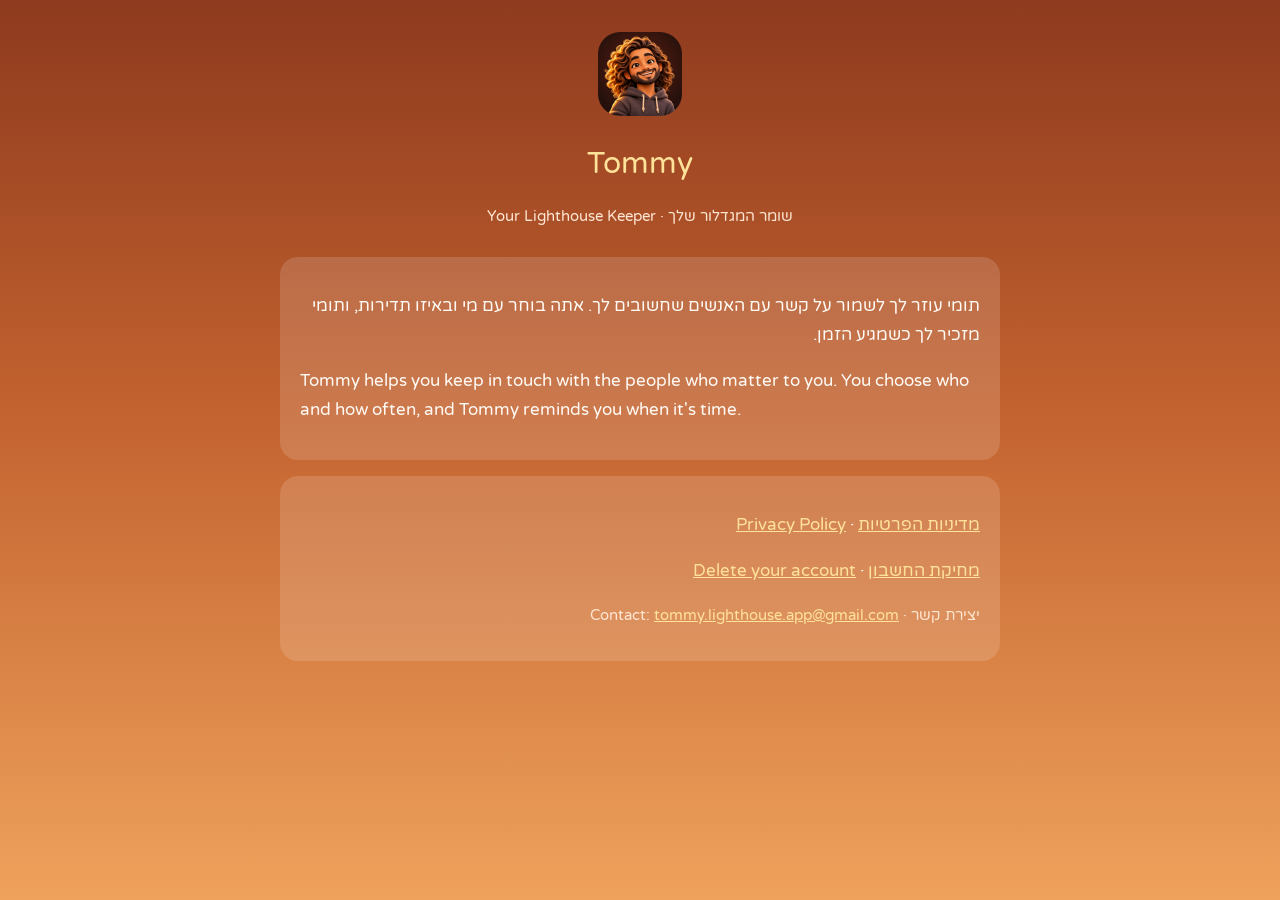
<file: index.html>
<!doctype html>
<html lang="he" dir="rtl">
<head>
  <meta charset="utf-8">
  <meta name="viewport" content="width=device-width, initial-scale=1">
  <title>Tommy</title>
  <meta name="description" content="Tommy - Your Lighthouse Keeper. Keep in touch with your people.">
  <link rel="icon" href="icon.png">
  <link rel="preconnect" href="https://fonts.googleapis.com">
  <link href="https://fonts.googleapis.com/css2?family=Varela+Round&display=swap" rel="stylesheet">
  <link rel="stylesheet" href="style.css">
</head>
<body>
  <main>
    <header>
      <img src="icon.png" alt="Tommy">
      <h1>Tommy</h1>
      <p class="muted">שומר המגדלור שלך · Your Lighthouse Keeper</p>
    </header>

    <div class="card">
      <p>תומי עוזר לך לשמור על קשר עם האנשים שחשובים לך. אתה בוחר עם מי ובאיזו תדירות, ותומי מזכיר לך כשמגיע הזמן.</p>
      <p dir="ltr">Tommy helps you keep in touch with the people who matter to you. You choose who and how often, and Tommy reminds you when it's time.</p>
    </div>

    <div class="card">
      <p><a href="privacy.html">מדיניות הפרטיות</a> · <a href="privacy.html#en">Privacy Policy</a></p>
      <p><a href="delete.html">מחיקת החשבון</a> · <a href="delete.html#en">Delete your account</a></p>
      <p class="muted">יצירת קשר · Contact: <a href="mailto:tommy.lighthouse.app@gmail.com">tommy.lighthouse.app@gmail.com</a></p>
    </div>
  </main>
</body>
</html>
</file>
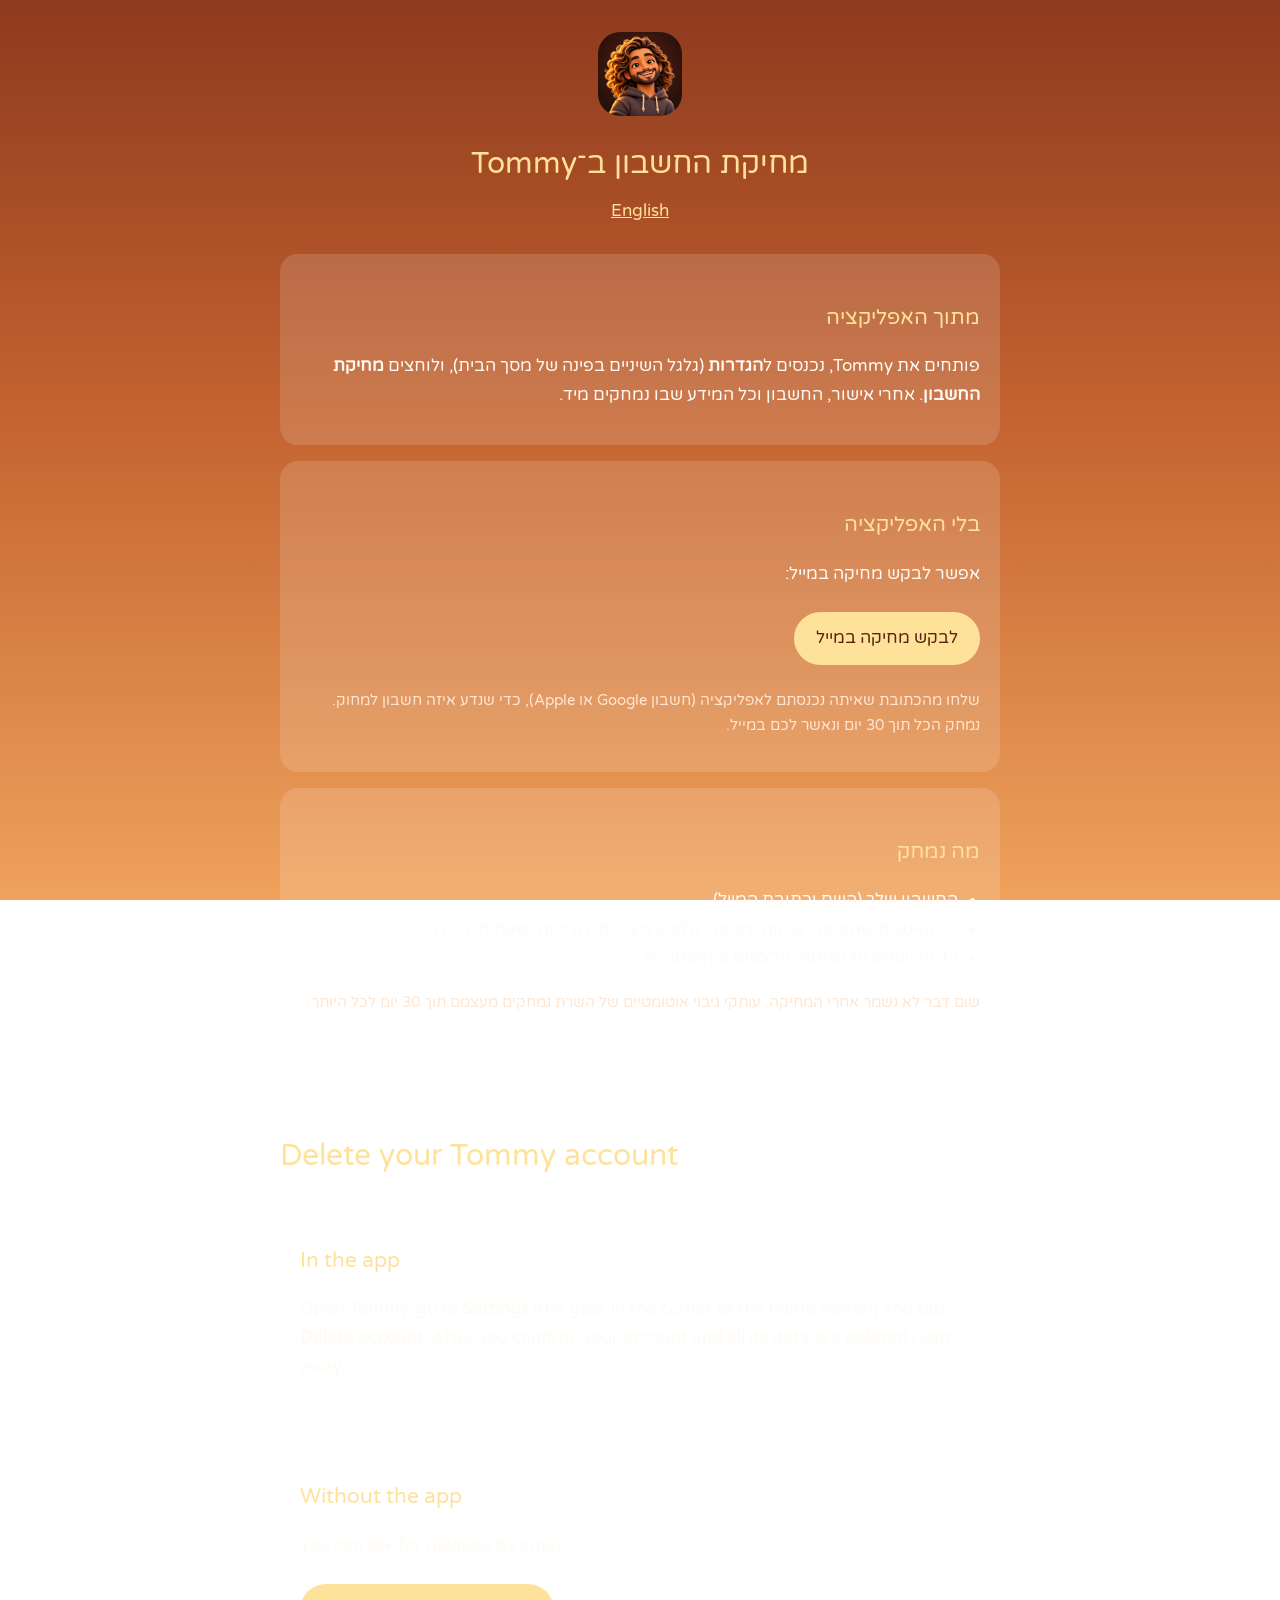
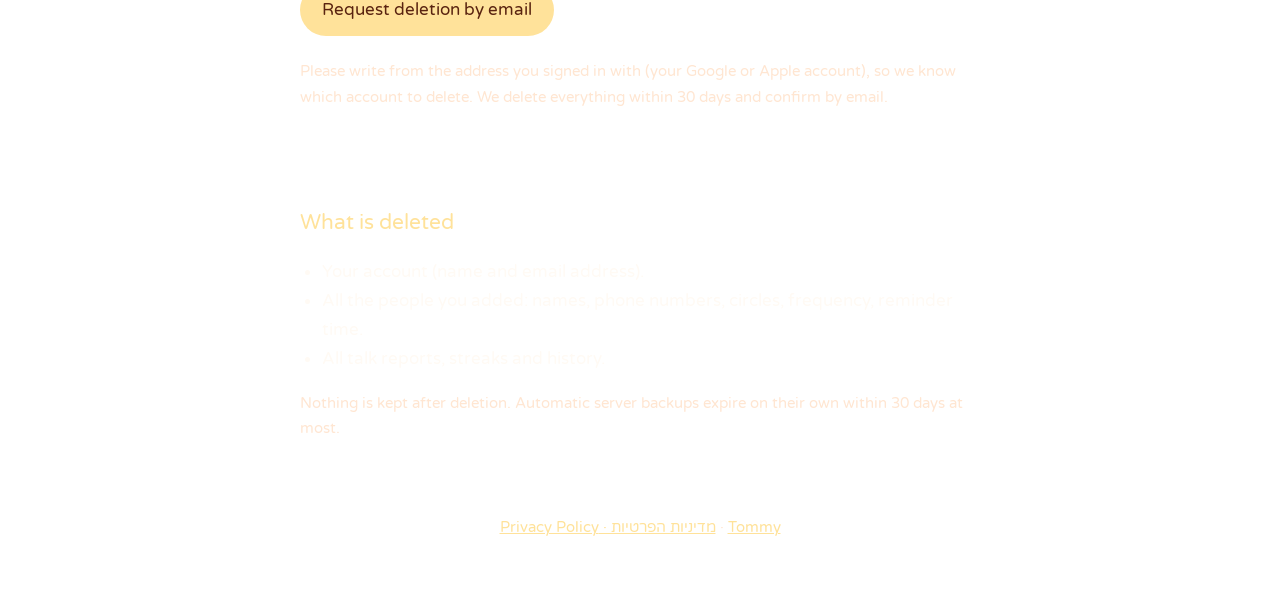
<file: delete.html>
<!doctype html>
<html lang="he" dir="rtl">
<head>
  <meta charset="utf-8">
  <meta name="viewport" content="width=device-width, initial-scale=1">
  <title>Tommy · מחיקת החשבון · Delete your account</title>
  <link rel="icon" href="icon.png">
  <link rel="preconnect" href="https://fonts.googleapis.com">
  <link href="https://fonts.googleapis.com/css2?family=Varela+Round&display=swap" rel="stylesheet">
  <link rel="stylesheet" href="style.css">
</head>
<body>
  <main>
    <header>
      <img src="icon.png" alt="Tommy">
      <h1>מחיקת החשבון ב־Tommy</h1>
      <div class="lang"><a href="#en">English</a></div>
    </header>

    <div class="card">
      <h2>מתוך האפליקציה</h2>
      <p>פותחים את Tommy, נכנסים ל<strong>הגדרות</strong> (גלגל השיניים בפינה של מסך הבית), ולוחצים <strong>מחיקת החשבון</strong>. אחרי אישור, החשבון וכל המידע שבו נמחקים מיד.</p>
    </div>

    <div class="card">
      <h2>בלי האפליקציה</h2>
      <p>אפשר לבקש מחיקה במייל:</p>
      <p><a class="button" href="mailto:tommy.lighthouse.app@gmail.com?subject=Delete%20my%20Tommy%20account">לבקש מחיקה במייל</a></p>
      <p class="muted">שלחו מהכתובת שאיתה נכנסתם לאפליקציה (חשבון Google או Apple), כדי שנדע איזה חשבון למחוק. נמחק הכל תוך 30 יום ונאשר לכם במייל.</p>
    </div>

    <div class="card">
      <h2>מה נמחק</h2>
      <ul>
        <li>החשבון שלך (השם וכתובת המייל).</li>
        <li>כל האנשים שהוספת: שמות, מספרי טלפון, מעגלים, תדירות, שעת תזכורת.</li>
        <li>כל הדיווחים על שיחות, הרצפים וההיסטוריה.</li>
      </ul>
      <p class="muted">שום דבר לא נשמר אחרי המחיקה. עותקי גיבוי אוטומטיים של השרת נמחקים מעצמם תוך 30 יום לכל היותר.</p>
    </div>

    <hr>

    <section id="en" dir="ltr">
      <h1>Delete your Tommy account</h1>

      <div class="card">
        <h2>In the app</h2>
        <p>Open Tommy, go to <strong>Settings</strong> (the gear in the corner of the home screen) and tap <strong>Delete account</strong>. After you confirm, your account and all its data are deleted right away.</p>
      </div>

      <div class="card">
        <h2>Without the app</h2>
        <p>You can ask for deletion by email:</p>
        <p><a class="button" href="mailto:tommy.lighthouse.app@gmail.com?subject=Delete%20my%20Tommy%20account">Request deletion by email</a></p>
        <p class="muted">Please write from the address you signed in with (your Google or Apple account), so we know which account to delete. We delete everything within 30 days and confirm by email.</p>
      </div>

      <div class="card">
        <h2>What is deleted</h2>
        <ul>
          <li>Your account (name and email address).</li>
          <li>All the people you added: names, phone numbers, circles, frequency, reminder time.</li>
          <li>All talk reports, streaks and history.</li>
        </ul>
        <p class="muted">Nothing is kept after deletion. Automatic server backups expire on their own within 30 days at most.</p>
      </div>
    </section>

    <footer class="muted"><a href="index.html">Tommy</a> · <a href="privacy.html">מדיניות הפרטיות · Privacy Policy</a></footer>
  </main>
</body>
</html>
</file>
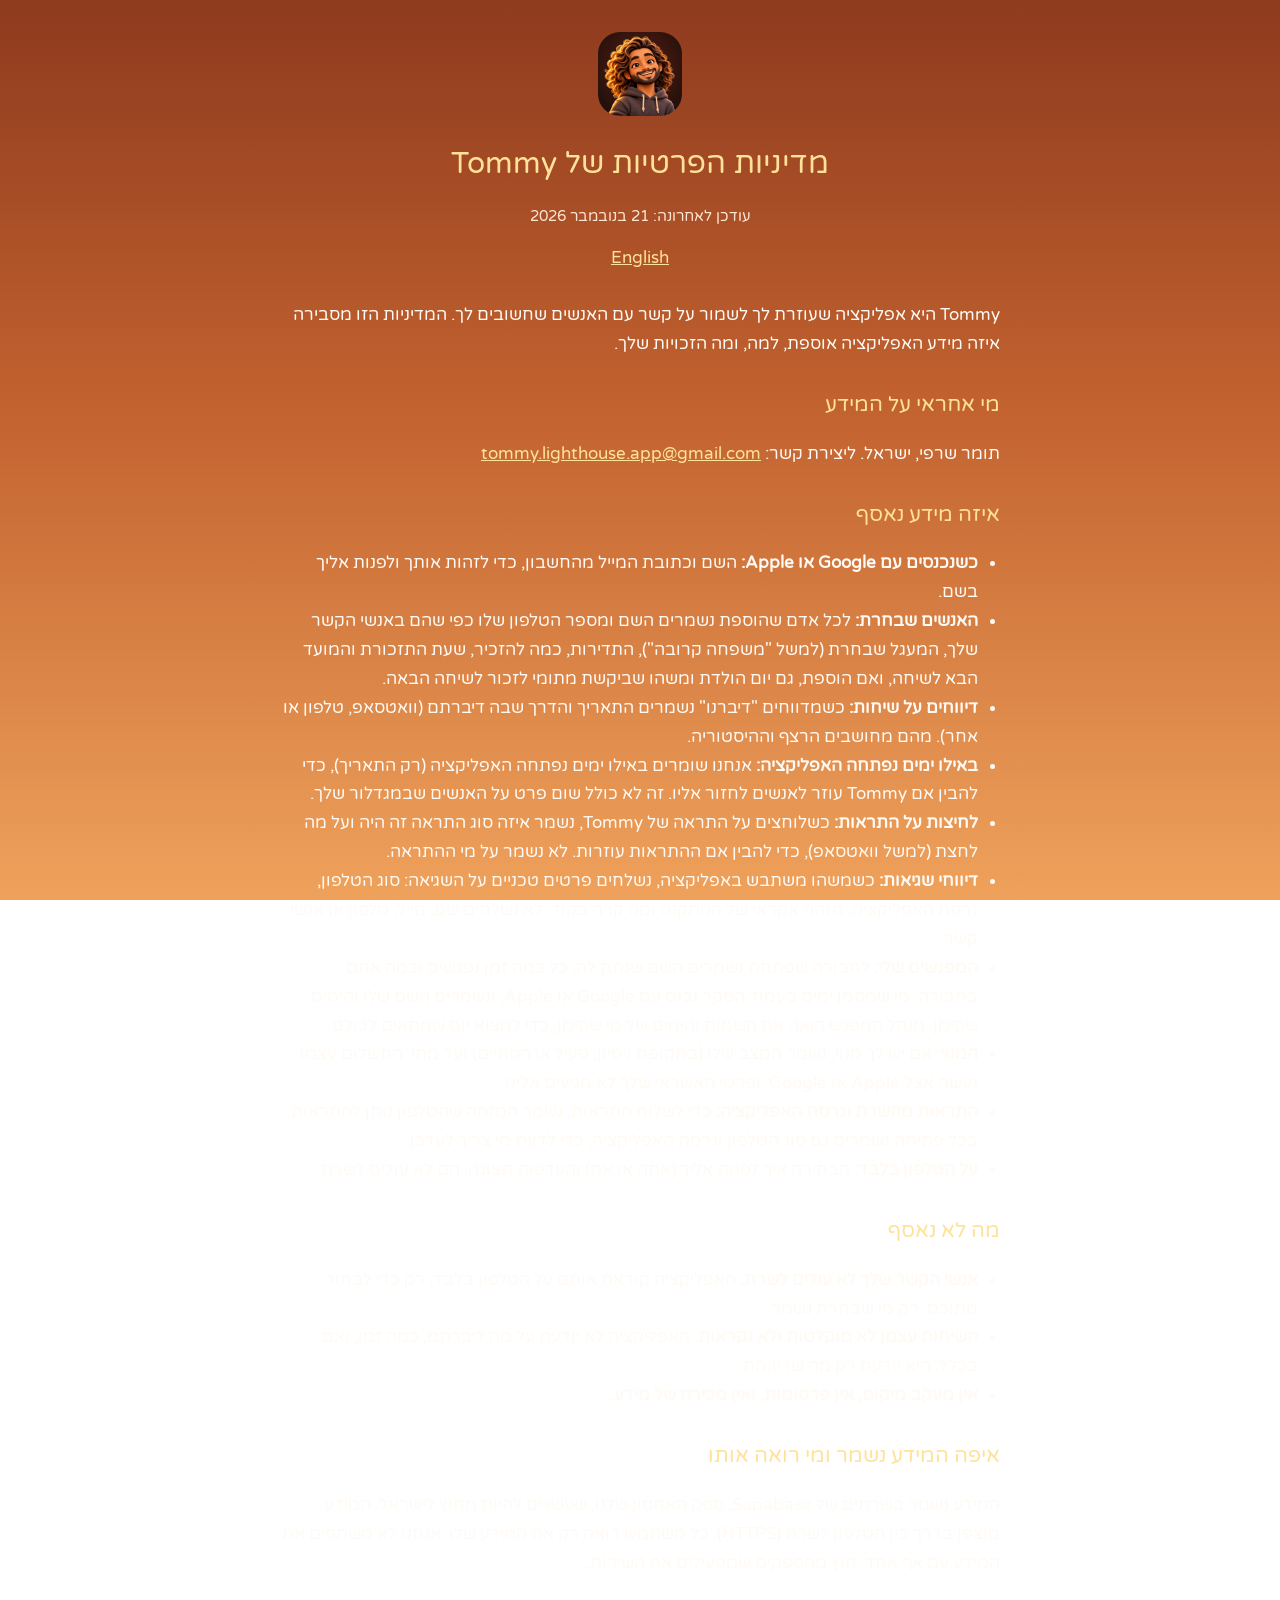
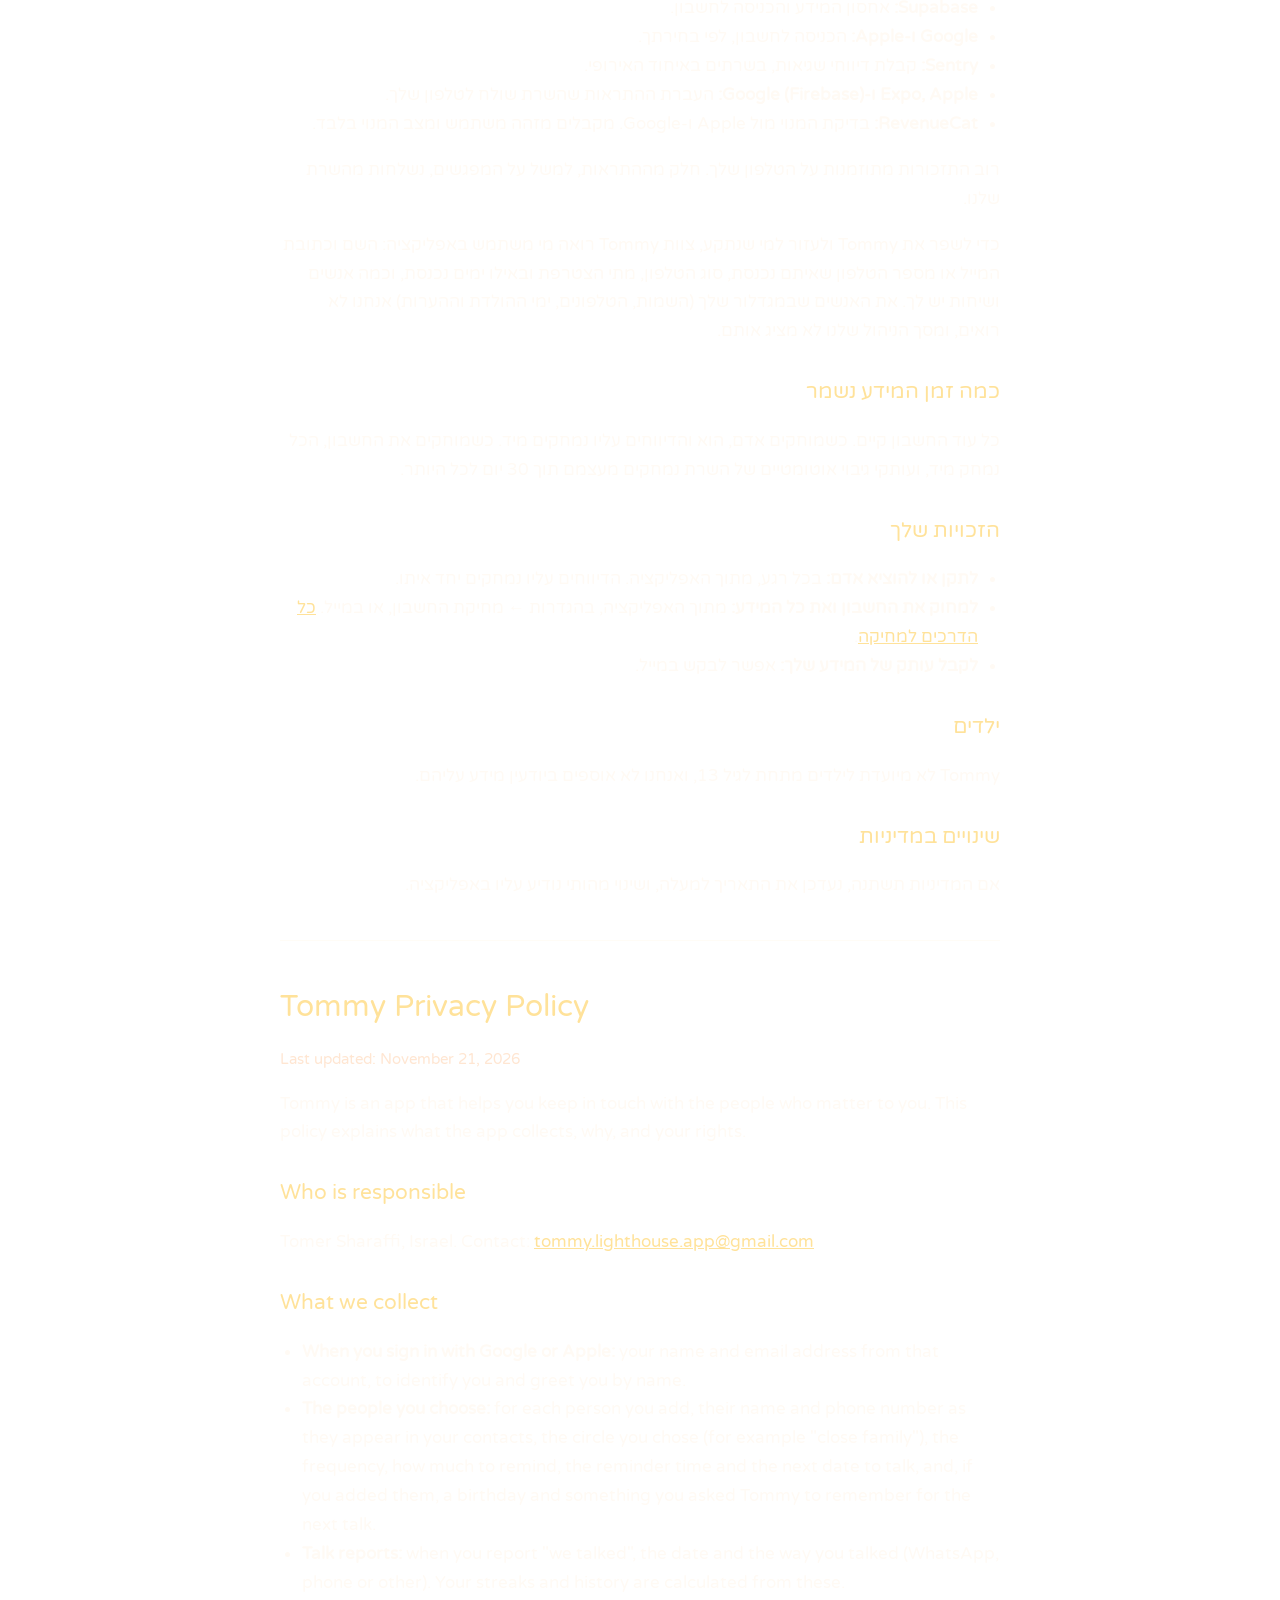
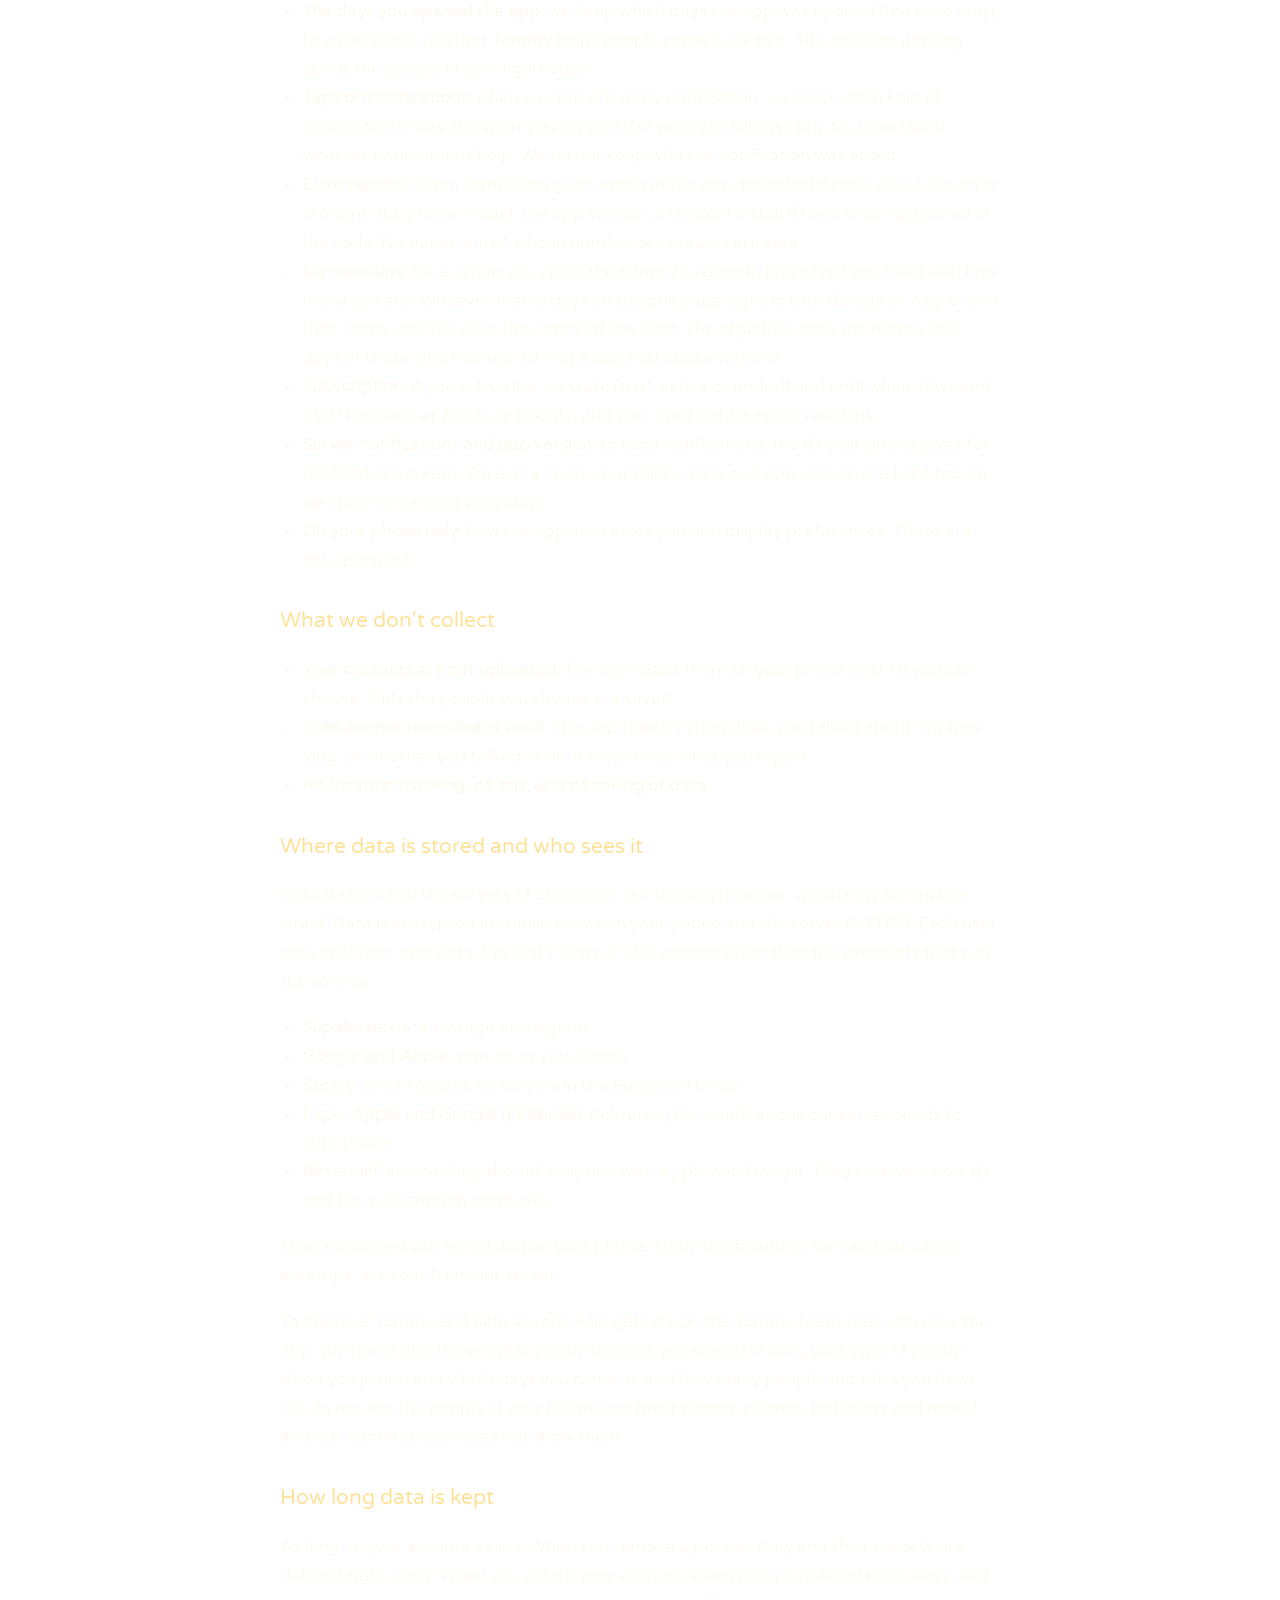
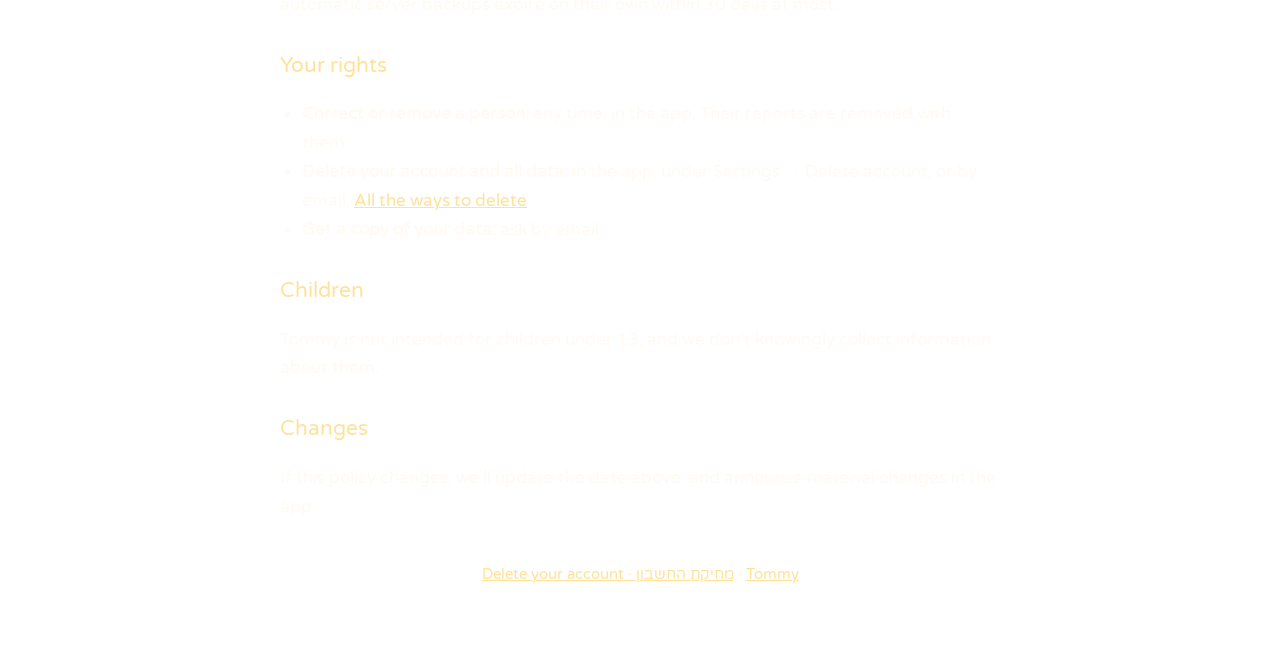
<file: privacy.html>
<!doctype html>
<html lang="he" dir="rtl">
<head>
  <meta charset="utf-8">
  <meta name="viewport" content="width=device-width, initial-scale=1">
  <title>Tommy · מדיניות הפרטיות · Privacy Policy</title>
  <link rel="icon" href="icon.png">
  <link rel="preconnect" href="https://fonts.googleapis.com">
  <link href="https://fonts.googleapis.com/css2?family=Varela+Round&display=swap" rel="stylesheet">
  <link rel="stylesheet" href="style.css">
</head>
<body>
  <main>
    <header>
      <img src="icon.png" alt="Tommy">
      <h1>מדיניות הפרטיות של Tommy</h1>
      <p class="muted">עודכן לאחרונה: 21 בנובמבר 2026</p>
      <div class="lang"><a href="#en">English</a></div>
    </header>

    <p>Tommy היא אפליקציה שעוזרת לך לשמור על קשר עם האנשים שחשובים לך. המדיניות הזו מסבירה איזה מידע האפליקציה אוספת, למה, ומה הזכויות שלך.</p>

    <h2>מי אחראי על המידע</h2>
    <p>תומר שרפי, ישראל. ליצירת קשר: <a href="mailto:tommy.lighthouse.app@gmail.com">tommy.lighthouse.app@gmail.com</a></p>

    <h2>איזה מידע נאסף</h2>
    <ul>
      <li><strong>כשנכנסים עם Google או Apple:</strong> השם וכתובת המייל מהחשבון, כדי לזהות אותך ולפנות אליך בשם.</li>
      <li><strong>האנשים שבחרת:</strong> לכל אדם שהוספת נשמרים השם ומספר הטלפון שלו כפי שהם באנשי הקשר שלך, המעגל שבחרת (למשל "משפחה קרובה"), התדירות, כמה להזכיר, שעת התזכורת והמועד הבא לשיחה, ואם הוספת, גם יום הולדת ומשהו שביקשת מתומי לזכור לשיחה הבאה.</li>
      <li><strong>דיווחים על שיחות:</strong> כשמדווחים "דיברנו" נשמרים התאריך והדרך שבה דיברתם (וואטסאפ, טלפון או אחר). מהם מחושבים הרצף וההיסטוריה.</li>
      <li><strong>באילו ימים נפתחה האפליקציה:</strong> אנחנו שומרים באילו ימים נפתחה האפליקציה (רק התאריך), כדי להבין אם Tommy עוזר לאנשים לחזור אליו. זה לא כולל שום פרט על האנשים שבמגדלור שלך.</li>
      <li><strong>לחיצות על התראות:</strong> כשלוחצים על התראה של Tommy, נשמר איזה סוג התראה זה היה ועל מה לחצת (למשל וואטסאפ), כדי להבין אם ההתראות עוזרות. לא נשמר על מי ההתראה.</li>
      <li><strong>דיווחי שגיאות:</strong> כשמשהו משתבש באפליקציה, נשלחים פרטים טכניים על השגיאה: סוג הטלפון, גרסת האפליקציה, מזהה אקראי של ההתקנה ומה קרה בקוד. לא נשלחים שם, מייל, טלפון או אנשי קשר.</li>
      <li><strong>המפגשים שלי:</strong> לחבורה שפתחת נשמרים השם שנתת לה, כל כמה זמן נפגשים וכמה אתם בחבורה. מי שמסמן ימים בעמוד הסקר נכנס עם Google או Apple, ונשמרים השם שלו והימים שסימן. מנהל המפגש רואה את השמות והימים של מי שסימן, כדי למצוא יום שמתאים לכולם.</li>
      <li><strong>המנוי:</strong> אם יש לך מנוי, נשמר המצב שלו (בתקופת ניסיון, פעיל או הסתיים) ועד מתי. התשלום עצמו נעשה אצל Apple או Google, ופרטי האשראי שלך לא מגיעים אלינו.</li>
      <li><strong>התראות מהשרת וגרסת האפליקציה:</strong> כדי לשלוח התראות, נשמר המזהה שהטלפון נותן להתראות. בכל פתיחה נשמרים גם סוג הטלפון וגרסת האפליקציה, כדי לדעת מי צריך לעדכן.</li>
      <li><strong>על הטלפון בלבד:</strong> הבחירה איך לפנות אליך (אתה או את) והעדפות תצוגה. הם לא עולים לשרת.</li>
    </ul>

    <h2>מה לא נאסף</h2>
    <ul>
      <li><strong>אנשי הקשר שלך לא עולים לשרת.</strong> האפליקציה קוראת אותם על הטלפון בלבד, רק כדי לבחור מתוכם. רק מי שבחרת נשמר.</li>
      <li><strong>השיחות עצמן לא מוקלטות ולא נקראות.</strong> האפליקציה לא יודעת על מה דיברתם, כמה זמן, ואם בכלל. היא יודעת רק מה שדיווחת.</li>
      <li><strong>אין מעקב מיקום, אין פרסומות, ואין מכירה של מידע.</strong></li>
    </ul>

    <h2>איפה המידע נשמר ומי רואה אותו</h2>
    <p>המידע נשמר בשרתים של Supabase, ספק האחסון שלנו, שעשויים להיות מחוץ לישראל. המידע מוצפן בדרך בין הטלפון לשרת (HTTPS). כל משתמש רואה רק את המידע שלו. אנחנו לא משתפים את המידע עם אף אחד, חוץ מהספקים שמפעילים את השירות:</p>
    <ul>
      <li><strong>Supabase:</strong> אחסון המידע והכניסה לחשבון.</li>
      <li><strong>Google ו-Apple:</strong> הכניסה לחשבון, לפי בחירתך.</li>
      <li><strong>Sentry:</strong> קבלת דיווחי שגיאות, בשרתים באיחוד האירופי.</li>
      <li><strong>Expo, Apple ו-Google (Firebase):</strong> העברת ההתראות שהשרת שולח לטלפון שלך.</li>
      <li><strong>RevenueCat:</strong> בדיקת המנוי מול Apple ו-Google. מקבלים מזהה משתמש ומצב המנוי בלבד.</li>
    </ul>
    <p>רוב התזכורות מתוזמנות על הטלפון שלך. חלק מההתראות, למשל על המפגשים, נשלחות מהשרת שלנו.</p>
    <p>כדי לשפר את Tommy ולעזור למי שנתקע, צוות Tommy רואה מי משתמש באפליקציה: השם וכתובת המייל או מספר הטלפון שאיתם נכנסת, סוג הטלפון, מתי הצטרפת ובאילו ימים נכנסת, וכמה אנשים ושיחות יש לך. את האנשים שבמגדלור שלך (השמות, הטלפונים, ימי ההולדת וההערות) אנחנו לא רואים, ומסך הניהול שלנו לא מציג אותם.</p>

    <h2>כמה זמן המידע נשמר</h2>
    <p>כל עוד החשבון קיים. כשמוחקים אדם, הוא והדיווחים עליו נמחקים מיד. כשמוחקים את החשבון, הכל נמחק מיד, ועותקי גיבוי אוטומטיים של השרת נמחקים מעצמם תוך 30 יום לכל היותר.</p>

    <h2>הזכויות שלך</h2>
    <ul>
      <li><strong>לתקן או להוציא אדם:</strong> בכל רגע, מתוך האפליקציה. הדיווחים עליו נמחקים יחד איתו.</li>
      <li><strong>למחוק את החשבון ואת כל המידע:</strong> מתוך האפליקציה, בהגדרות ← מחיקת החשבון, או במייל. <a href="delete.html">כל הדרכים למחיקה</a>.</li>
      <li><strong>לקבל עותק של המידע שלך:</strong> אפשר לבקש במייל.</li>
    </ul>

    <h2>ילדים</h2>
    <p>Tommy לא מיועדת לילדים מתחת לגיל 13, ואנחנו לא אוספים ביודעין מידע עליהם.</p>

    <h2>שינויים במדיניות</h2>
    <p>אם המדיניות תשתנה, נעדכן את התאריך למעלה, ושינוי מהותי נודיע עליו באפליקציה.</p>

    <hr>

    <section id="en" dir="ltr">
      <h1>Tommy Privacy Policy</h1>
      <p class="muted">Last updated: November 21, 2026</p>

      <p>Tommy is an app that helps you keep in touch with the people who matter to you. This policy explains what the app collects, why, and your rights.</p>

      <h2>Who is responsible</h2>
      <p>Tomer Sharaffi, Israel. Contact: <a href="mailto:tommy.lighthouse.app@gmail.com">tommy.lighthouse.app@gmail.com</a></p>

      <h2>What we collect</h2>
      <ul>
        <li><strong>When you sign in with Google or Apple:</strong> your name and email address from that account, to identify you and greet you by name.</li>
        <li><strong>The people you choose:</strong> for each person you add, their name and phone number as they appear in your contacts, the circle you chose (for example "close family"), the frequency, how much to remind, the reminder time and the next date to talk, and, if you added them, a birthday and something you asked Tommy to remember for the next talk.</li>
        <li><strong>Talk reports:</strong> when you report "we talked", the date and the way you talked (WhatsApp, phone or other). Your streaks and history are calculated from these.</li>
        <li><strong>The days you opened the app:</strong> we keep which days the app was opened (the date only), to understand whether Tommy helps people come back to it. This includes nothing about the people in your lighthouse.</li>
        <li><strong>Taps on notifications:</strong> when you tap a Tommy notification, we keep which kind of notification it was and what you tapped (for example WhatsApp), to understand whether notifications help. We do not keep who the notification was about.</li>
        <li><strong>Error reports:</strong> when something goes wrong in the app, technical details about the error are sent: the phone model, the app version, a random install ID and what happened in the code. No name, email, phone number or contacts are sent.</li>
        <li><strong>My meetups:</strong> for a group you open, the name you gave it, how often you meet and how many you are. Whoever marks days on the poll page signs in with Google or Apple, and their name and the days they marked are kept. The organizer sees the names and days of those who marked, to find a day that suits everyone.</li>
        <li><strong>Subscription:</strong> if you subscribe, its state (trial, active or ended) and until when. Payment itself happens at Apple or Google, and your card details never reach us.</li>
        <li><strong>Server notifications and app version:</strong> to send notifications, the ID your phone gives for notifications is kept. On every open, your phone type and app version are kept too, so we know who needs to update.</li>
        <li><strong>On your phone only:</strong> how the app addresses you and display preferences. These are not uploaded.</li>
      </ul>

      <h2>What we don't collect</h2>
      <ul>
        <li><strong>Your contacts are not uploaded.</strong> The app reads them on your phone only, so you can choose. Only the people you choose are saved.</li>
        <li><strong>Calls are not recorded or read.</strong> The app doesn't know what you talked about, for how long, or whether you talked at all. It only knows what you report.</li>
        <li><strong>No location tracking, no ads, and no selling of data.</strong></li>
      </ul>

      <h2>Where data is stored and who sees it</h2>
      <p>Data is stored on the servers of Supabase, our hosting provider, which may be outside Israel. Data is encrypted in transit between your phone and the server (HTTPS). Each user sees only their own data. We don't share it with anyone other than the providers that run the service:</p>
      <ul>
        <li><strong>Supabase:</strong> data storage and sign-in.</li>
        <li><strong>Google and Apple:</strong> sign-in, as you choose.</li>
        <li><strong>Sentry:</strong> error reports, on servers in the European Union.</li>
        <li><strong>Expo, Apple and Google (Firebase):</strong> delivering the notifications our server sends to your phone.</li>
        <li><strong>RevenueCat:</strong> checking the subscription with Apple and Google. They receive a user ID and the subscription state only.</li>
      </ul>
      <p>Most reminders are scheduled on your phone. Some notifications, for example about meetups, are sent from our server.</p>
      <p>To improve Tommy and help anyone who gets stuck, the Tommy team sees who uses the app: the name and the email or phone number you signed in with, your type of phone, when you joined and which days you came in, and how many people and talks you have. We do not see the people in your lighthouse (their names, phones, birthdays and notes), and our admin screen does not show them.</p>

      <h2>How long data is kept</h2>
      <p>As long as your account exists. When you remove a person, they and their reports are deleted right away. When you delete your account, everything is deleted right away, and automatic server backups expire on their own within 30 days at most.</p>

      <h2>Your rights</h2>
      <ul>
        <li><strong>Correct or remove a person:</strong> any time, in the app. Their reports are removed with them.</li>
        <li><strong>Delete your account and all data:</strong> in the app, under Settings → Delete account, or by email. <a href="delete.html#en">All the ways to delete</a>.</li>
        <li><strong>Get a copy of your data:</strong> ask by email.</li>
      </ul>

      <h2>Children</h2>
      <p>Tommy is not intended for children under 13, and we don't knowingly collect information about them.</p>

      <h2>Changes</h2>
      <p>If this policy changes, we'll update the date above, and announce material changes in the app.</p>
    </section>

    <footer class="muted"><a href="index.html">Tommy</a> · <a href="delete.html">מחיקת החשבון · Delete your account</a></footer>
  </main>
</body>
</html>
</file>
<file: style.css>
/* Tommy's site: golden hour, like the app. */
:root {
  --top: #8E3A1E;
  --mid: #C2622F;
  --low: #EFA25C;
  --text: #FFFAF4;
  --muted: #FFE6D2;
  --gold: #FFE29A;
  --card: rgba(255, 255, 255, 0.14);
}
* { box-sizing: border-box; }
html { min-height: 100%; background: linear-gradient(180deg, var(--top) 0%, var(--mid) 45%, var(--low) 100%) fixed; }
body {
  margin: 0;
  font-family: 'Varela Round', Arial, sans-serif;
  color: var(--text);
  line-height: 1.7;
  font-size: 17px;
  padding: 32px 16px 64px;
}
main { max-width: 720px; margin: 0 auto; }
header { text-align: center; margin-bottom: 28px; }
header img { width: 84px; height: 84px; border-radius: 22px; }
h1 { font-weight: 400; font-size: 30px; margin: 12px 0 4px; color: var(--gold); }
h2 { font-weight: 400; font-size: 21px; color: var(--gold); margin: 28px 0 6px; }
p, li { color: var(--text); }
.muted { color: var(--muted); font-size: 15px; }
.card { background: var(--card); border-radius: 18px; padding: 18px 20px; margin: 16px 0; }
a { color: var(--gold); }
ul { padding-inline-start: 22px; }
.button {
  display: inline-block;
  background: var(--gold);
  color: #5A2410;
  text-decoration: none;
  padding: 12px 22px;
  border-radius: 999px;
  margin: 6px 0;
}
.lang { text-align: center; margin: 8px 0 24px; }
.lang a { margin: 0 8px; }
hr { border: 0; border-top: 1px solid rgba(255, 245, 230, 0.35); margin: 40px 0; }
[dir="ltr"] { text-align: left; }
footer { text-align: center; margin-top: 40px; }
</file>
